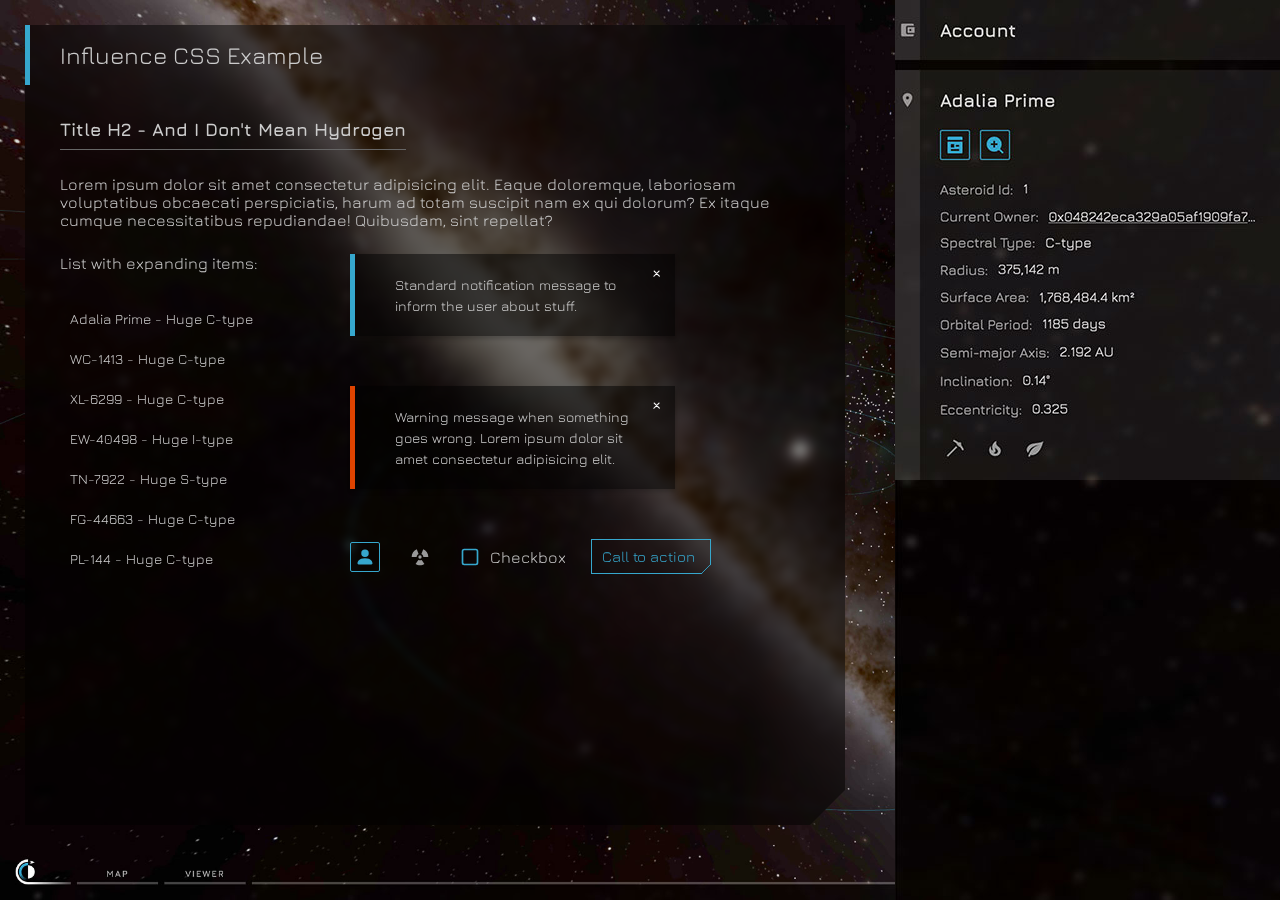
<file: example/index.html>
<!DOCTYPE html>
<html lang="en">
<head>
    <meta charset="UTF-8">
    <meta http-equiv="X-UA-Compatible" content="IE=edge">
    <meta name="viewport" content="width=device-width, initial-scale=1.0">
    <link rel="stylesheet" href="../style/influence-index.css">
    <link rel="stylesheet" href="./example.css">
    <title>Influence CSS Example</title>
</head>
<body class="mock-embed">
    <div class="example-wrapper">
        <div class="example-main">
            <h2>Title H2 - And I Don't Mean Hydrogen</h2>
            <div>Lorem ipsum dolor sit amet consectetur adipisicing elit. Eaque doloremque, laboriosam voluptatibus obcaecati perspiciatis, harum ad totam suscipit nam ex qui dolorum? Ex itaque cumque necessitatibus repudiandae! Quibusdam, sint repellat?</div>
            <div class="example-row">
                <div>
                    <div class="example-list-header">List with expanding items:</div>
                    <ul class="list-expanding-items">
                        <li>
                            <div class="item-title">Adalia Prime - Huge C-type</div>
                            <div class="item-expand">Asteroid Id: 1<br>Radius: 375,142 m<br>Surface Area: 1,768,484 km2</div>
                        </li>
                        <li>
                            <div class="item-title">WC-1413 - Huge C-type</div>
                            <div class="item-expand">Asteroid Id: 00<br>Radius: 123,456 m<br>Surface Area: 1,234,567 km2</div>
                        </li>
                        <li>
                            <div class="item-title">XL-6299 - Huge C-type</div>
                            <div class="item-expand">Asteroid Id: 00<br>Radius: 123,456 m<br>Surface Area: 1,234,567 km2</div>
                        </li>
                        <li>
                            <div class="item-title">EW-40498 - Huge I-type</div>
                            <div class="item-expand">Asteroid Id: 00<br>Radius: 123,456 m<br>Surface Area: 1,234,567 km2</div>
                        </li>
                        <li>
                            <div class="item-title">TN-7922 - Huge S-type</div>
                            <div class="item-expand">Asteroid Id: 00<br>Radius: 123,456 m<br>Surface Area: 1,234,567 km2</div>
                        </li>
                        <li>
                            <div class="item-title">FG-44663 - Huge C-type</div>
                            <div class="item-expand">Asteroid Id: 00<br>Radius: 123,456 m<br>Surface Area: 1,234,567 km2</div>
                        </li>
                        <li>
                            <div class="item-title">PL-144 - Huge C-type</div>
                            <div class="item-expand">Asteroid Id: 00<br>Radius: 123,456 m<br>Surface Area: 1,234,567 km2</div>
                        </li>
                        <li>
                            <div class="item-title">PK-40992 - Huge C-type</div>
                            <div class="item-expand">Asteroid Id: 00<br>Radius: 123,456 m<br>Surface Area: 1,234,567 km2</div>
                        </li>
                        <li>
                            <div class="item-title">EW-14003 - Huge C-type</div>
                            <div class="item-expand">Asteroid Id: 00<br>Radius: 123,456 m<br>Surface Area: 1,234,567 km2</div>
                        </li>
                    </ul>
                </div>
                <div class="example-column">
                    <div class="notification">
                        <div class="notification-close"></div>
                        <div>Standard notification message to inform the user about stuff.</div>
                    </div>
                    <div class="notification warning">
                        <div class="notification-close"></div>
                        <div>Warning message when something goes wrong. Lorem ipsum dolor sit amet consectetur adipisicing elit.</div>
                    </div>
                    <div class="example-row example-row-compact example-centered">
                        <div class="icon-button icon-crew-member"></div>
                        <div class="icon-round icon-fissiles"></div>
                        <label class="label-for-input"><input type="checkbox"> Checkbox</label>
                        <button>Call to action</button>
                    </div>
                </div>
            </div>
        </div>
    </div>
</body>
</html>
</file>
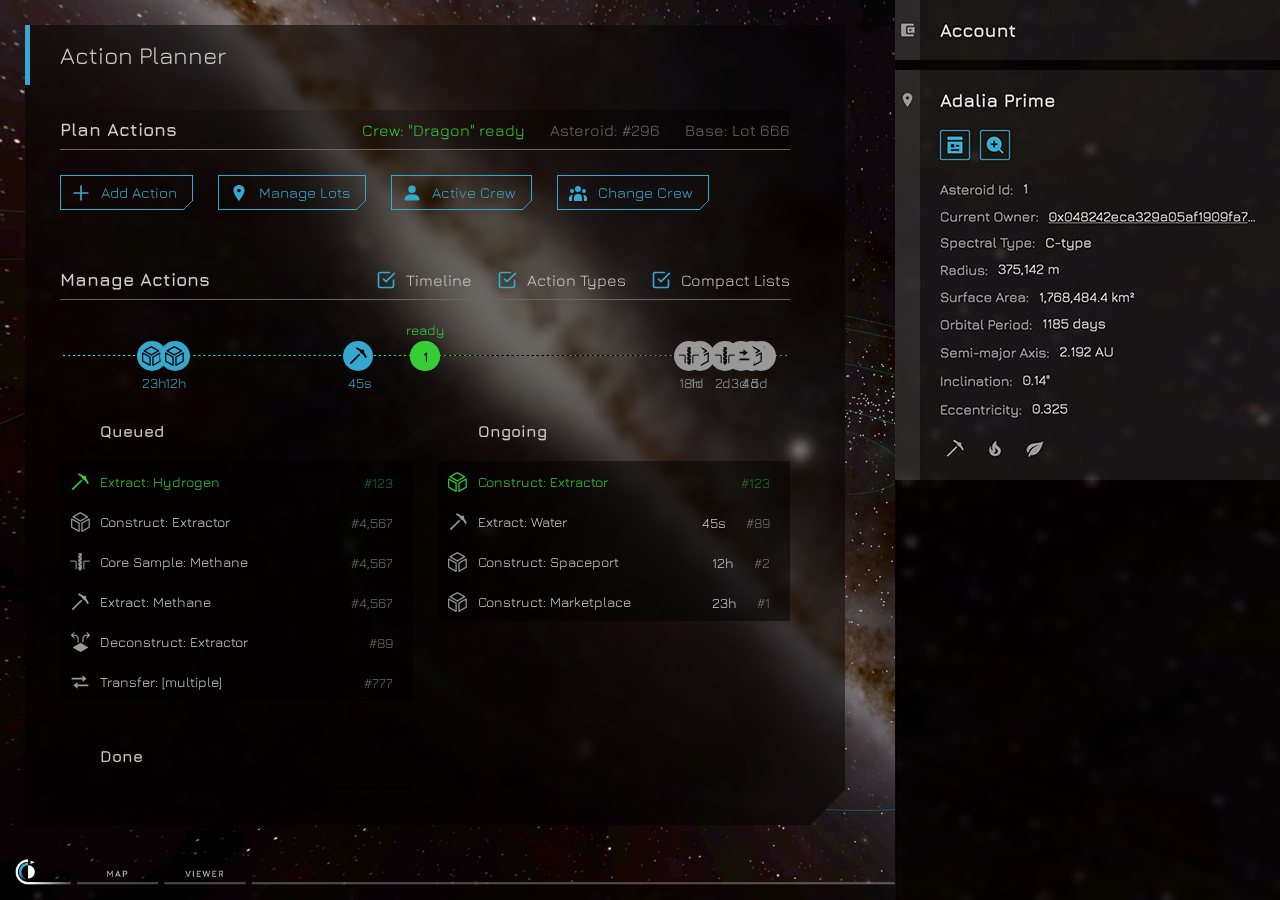
<file: tool-action-planner/index.html>
<!DOCTYPE html>
<html lang="en">
<head>
    <meta charset="UTF-8">
    <meta http-equiv="X-UA-Compatible" content="IE=edge">
    <meta name="viewport" content="width=device-width, initial-scale=1.0">
    <link rel="stylesheet" href="../style/influence-index.css">
    <link rel="stylesheet" href="./example.css">
    <link rel="stylesheet" href="./style.css">
    <link rel="icon" href="./assets/images/icon-ready.png" type="image/png">
    <title>Action Planner</title>
    <meta name="twitter:card" content="summary">
    <meta name="twitter:title" content="Influence Action Planner">
    <meta name="twitter:image" content="https://elerium-115.github.io/influence-css/tool-action-planner/assets/images/icon-ready.png">
    <meta name="twitter:creator" content="@elerium115">
    <meta name="twitter:description" content="Plan your actions ahead of time, and keep track of when they become ready to start or finalize.">
</head>
<body class="embed">
    <script>
        // Run embedding logic ASAP, instead of requesting it via a script file.
        // Source: https://stackoverflow.com/a/326076/11071601
        function inIframe() {
            try {
                return window.self !== window.top;
            } catch (e) {
                return true;
            }
        }
        if (!inIframe()) {
            document.body.classList.remove('embed');
            document.body.classList.add('mock-embed');
        }
    </script>
    <div class="example-wrapper">
        <div class="example-main">
            <!-- TOOL TEMPLATE -- START -->
            <section id="active-crew-sticky">
                <div id="active-crew" onmouseenter="onHoverActiveCrew(true)" onmouseleave="onHoverActiveCrew(false)">
                    <span>Crew: </span><span class="active-crew-name"></span> <span class="crew-readiness"></span>
                </div>
                <div id="active-asteroid">
                    <span>Asteroid: </span><span class="active-asteroid-id"></span> <span class="active-asteroid-name hover-detail"></span>
                </div>
                <div id="active-base">
                    <span>Base: </span><span class="active-base-lot-id"></span> <span class="active-base-asset-name hover-detail"></span>
                </div>
            </section>
            <section id="notifications"></section>
            <section id="plan-actions" class="root-section">
                <h2>Plan Actions</h2>
                <div class="primary-buttons">
                    <button id="add-action-button" onclick="onToggleAddAction()"><span class="icon-round icon-plus"></span>Add Action</button>
                    <button id="manage-lots-button" onclick="onToggleManageLots()"><span class="icon-round icon-location"></span>Manage Lots</button>
                    <button id="active-crew-button" onclick="onToggleActiveCrew()"><span class="icon-round icon-crew-member"></span>Active Crew</button>
                    <button id="change-crew-button" onclick="onToggleChangeCrew()"><span class="icon-round icon-crew-members"></span>Change Crew</button>
                </div>
                <div class="config-panels">
                    <div id="add-action-panel" class="config-panel hidden">
                        <div class="flex-row">
                            <div class="flex-row-cell">
                                <div id="add-action-type-dropdown" class="dropdown-wrapper"></div>
                            </div>
                            <div class="flex-row-cell text-highlight">Requires:</div>
                            <div id="add-action-requires-source" class="flex-row-cell"></div>
                            <div class="flex-row-cell text-highlight requires-destination">Requires at Destination:</div>
                            <div id="add-action-requires-destination" class="flex-row-cell requires-destination"></div>
                        </div>
                        <div class="flex-row">
                            <div id="add-action-prefix-subject" class="flex-row-cell flex-row-label text-highlight">What:</div>
                            <div class="flex-row-cell">
                                <div id="add-action-subject-dropdown" class="dropdown-wrapper"></div>
                            </div>
                        </div>
                        <div class="flex-row">
                            <div id="add-action-prefix-source" class="flex-row-cell flex-row-label text-highlight">Where:</div>
                            <div class="flex-row-cell">
                                <div>Asteroid</div>
                                <div class="active-asteroid-id"></div>
                                <div class="active-asteroid-name hover-detail"></div>
                            </div>
                            <div class="flex-row-cell">
                                <div>Lot</div>
                                <div id="add-action-lot-dropdown" class="dropdown-wrapper"></div>
                            </div>
                        </div>
                        <div class="flex-row" id="add-action-destination-row">
                            <div class="flex-row-cell flex-row-label text-highlight">Destination:</div>
                            <div class="flex-row-cell">
                                <div>Lot</div>
                                <div id="add-action-destination-lot-dropdown" class="dropdown-wrapper"></div>
                            </div>
                            <div class="flex-row-cell">
                                <div>Asteroid</div>
                                <div id="add-action-destination-asteroid-dropdown" class="dropdown-wrapper"></div>
                            </div>
                            <div id="add-action-destination-lot-error" class="flex-row-cell text-warning hidden">
                                <div>Different lot required at destination</div>
                            </div>
                        </div>
                        <div class="flex-row">
                            <button class="no-margin" onclick="onSubmitAddAction()">Add Action</button>
                            <label class="label-for-input"><input type="checkbox" id="toggle-add-action-top-priority"> Top Priority</label>
                        </div>
                    </div>
                    <div id="manage-lots-panel" class="config-panel hidden">
                        <div id="add-lot-wrapper">
                            <div id="add-lot-form">
                                <div>
                                    <span>Lot ID</span>
                                    <input type="text" id="add-lot-input-id" onchange="validateAddLotInputId(this)">
                                </div>
                                <div>
                                    <span>Asset</span>
                                    <div id="add-lot-asset-dropdown" class="dropdown-wrapper"></div>
                                </div>
                                <div>
                                    <span>State</span>
                                    <div id="add-lot-state-dropdown" class="dropdown-wrapper"></div>
                                </div>
                                <button id="add-lot-button-cancel" class="no-margin muted" onclick="onClickAddLotButtonCancel()">Cancel</button>
                            </div>
                            <button id="add-lot-button" class="no-margin" onclick="onClickAddLotButton()"></button>
                        </div>
                        <div id="add-lot-error" class="text-warning hidden"></div>
                        <div id="manage-lots-list-wrapper">
                            <ul id="manage-lots-list"></ul>
                            <label id="toggle-autoconfirm-abandon-lot-label" class="label-for-input"><input type="checkbox" id="toggle-autoconfirm-abandon-lot" class="checkbox-warning"> Auto-confirm</label>
                        </div>
                    </div>
                    <div id="active-crew-panel" class="config-panel hidden">
                        <div>
                            Active crew name: <span class="active-crew-name text-highlight"></span>
                            <button>Rename</button>
                        </div>
                        <div>
                            Crew <span class="landed-or-in-orbit text-highlight"></span> asteroid:
                            <span class="text-highlight">
                                <span class="active-asteroid-id"></span> <span class="active-asteroid-name"></span>
                            </span><br>
                            <span class="faded">(change by traveling to another asteroid with this crew)</span>
                        </div>
                        <div>
                            Crew based at:
                            <span class="text-highlight">
                                <span class="active-base-lot-id"></span> <span class="active-base-asset-name"></span>
                            </span>
                            <button>Change</button>
                        </div>
                        <!-- <div>
                            Crew assets: [owned by this crew, on this asteroid]<br>
                            &raquo; (compact summary view - e.g. "1 Light Transport, 1 Warehouse, 3 Extractors")<br>
                            &raquo; (overlay w/ detailed view)<br>
                        </div> -->
                    </div>
                    <div id="change-crew-panel" class="config-panel hidden">
                        <div>
                            <button class="no-margin">Add Crew</button>
                        </div>
                        <div>
                            [LIST of crews w/ "SELECT" button next to the NON-active crews]
                        </div>
                    </div>
                </div>
            </section>
            <section id="manage-actions" class="root-section">
                <h2>Manage Actions</h2>
                <div class="section-title-sidebar">
                    <label id="toggle-timeline-label" class="label-for-input checked"><input type="checkbox" id="toggle-timeline" checked> Timeline</label>
                    <label id="toggle-action-types-label" class="label-for-input checked"><input type="checkbox" id="toggle-action-types" checked> Action Types</label>
                    <label id="toggle-compact-lists-label" class="label-for-input checked"><input type="checkbox" id="toggle-compact-lists" checked> Compact Lists</label>
                </div>
                <div id="timeline">
                    <div id="timeline-ongoing" class="timeline-section"></div>
                    <div id="timeline-ready" onmouseenter="onHoverTimelineReady(true)" onmouseleave="onHoverTimelineReady(false)"></div>
                    <div id="timeline-done" class="timeline-section"></div>
                </div>
                <div id="action-groups">
                    <div id="actions-queued" class="action-group">
                        <div class="action-group-title">Queued</div>
                        <ul class="list-expanding-items"></ul>
                    </div>
                    <div id="actions-ongoing" class="action-group">
                        <div class="action-group-title">Ongoing</div>
                        <ul class="list-expanding-items"></ul>
                    </div>
                    <div id="actions-done" class="action-group">
                        <div class="action-group-title">Done</div>
                        <ul class="list-expanding-items"></ul>
                    </div>
                </div>
            </section>
            <section id="confirmation-wrapper" class="hidden">
                <div id="confirmation">
                    <div id="confirmation-message"></div>
                    <div id="confirmation-buttons">
                        <button id="confirmation-decline" onclick="onDeclineConfirmation()">Decline</button>
                        <button id="confirmation-accept" class="warning" onclick="onAcceptConfirmation()">Accept</button>
                    </div>
                </div>
                <div id="confirmation-close" onclick="onDeclineConfirmation()">✕</div>
            </section>
            <!-- TOOL TEMPLATE -- END -->
        </div>
    </div>
    <script src="./leader-line.min.js"></script>
    <script type="module" src="./script.js"></script>
</body>
</html>
</file>
<file: style/influence-index.css>
@import url('https://fonts.googleapis.com/css2?family=Jura:wght@300;400;700');

:root {
    --color-highlight-red: 54; --color-highlight-green: 167; --color-highlight-blue: 205;
    --color-highlight: rgb(var(--color-highlight-red), var(--color-highlight-green), var(--color-highlight-blue));
    --color-highlight-faded-10: rgba(var(--color-highlight-red), var(--color-highlight-green), var(--color-highlight-blue), 0.10);
    --color-highlight-faded-25: rgba(var(--color-highlight-red), var(--color-highlight-green), var(--color-highlight-blue), 0.25);
    /* IMPORTANT: any change of this highlight color should also be applied in background-images - search "36a7cd" */
    --color-warning: rgb(223, 67, 0); /* if changing this => also change all occurrences of "df4300" */
    --color-warning-faded-25: rgb(223, 67, 0, 0.25);
    --color-gray-light: rgb(204, 204, 204);
    --color-gray-medium: rgb(153, 153, 153);
    --color-gray-dark: rgb(102, 102, 102);
    --color-black-faded-50: rgba(0, 0, 0, 0.5);
    --color-black-faded-75: rgba(0, 0, 0, 0.75);
    --color-black-faded-95: rgba(0, 0, 0, 0.95);
    --color-white-faded-05: rgba(255, 255, 255, 0.05);
    --color-white-faded-10: rgba(255, 255, 255, 0.1);
    --color-white-faded-20: rgba(255, 255, 255, 0.2);
    --cursor-url-default: url('../assets/images/cursor.png');
    --cursor-url-active: url('../assets/images/cursor-active.png');
}

html, body {
    cursor: var(--cursor-url-default) 5 5, auto;
    color: var(--color-gray-light);
    height: 100%;
    margin: 0;
    padding: 0;
    scroll-behavior: smooth;
    scrollbar-color: rgba(255, 255, 255, 0.25) rgba(50, 50, 50, 0.3);
    width: 100%;
}

a, button, input[type='checkbox'] {
    cursor: var(--cursor-url-active) 5 5, auto;
}

* {
    box-sizing: border-box;
    font-family: Jura, sans-serif;
}

input[type='number'] {
    -moz-appearance: textfield;
    appearance: textfield;
}

input::-webkit-outer-spin-button,
input::-webkit-inner-spin-button {
    -webkit-appearance: none;
}

ul {
    list-style-type: none;
    margin: 0;
    padding: 0;
}

h2 {
    border-bottom: 1px solid var(--color-gray-dark);
    font-size: 18px;
    height: 40px;
    line-height: 40px;
    margin: 0;
}

/* Scroll bar */

::-webkit-scrollbar {
    height: 7px;
    width: 7px;
}

::-webkit-scrollbar-track {
    background: transparent;
}

::-webkit-scrollbar-thumb {
    background: rgba(255, 255, 255, 0.25);
}

::-webkit-scrollbar-thumb:hover {
    background: rgba(255, 255, 255, 0.25);
}

/* Button */

button {
    background-color: transparent;
    border: 1px solid var(--color-highlight);
    clip-path: polygon(0 0, 100% 0, 100% calc(100% - 9.5px), calc(100% - 9.5px) 100%, 0 100%);
    color: var(--color-highlight);
    font-family: inherit;
    font-size: 15px;
    min-height: 35px;
    padding: 0 15px 0 10px;
    position: relative;
    transition: all 300ms ease 0s;
}

button:hover:not(:disabled) {
    background-color: var(--color-highlight-faded-25);
    color: white;
}

button:active:not(:disabled) {
    background-color: var(--color-highlight);
    color: white;
}

button::after {
    background-image: url("data:image/svg+xml,%3Csvg viewBox='0 0 10 10' xmlns='http://www.w3.org/2000/svg' stroke='%2336a7cd'%3E%3Cline x1='0' y1='10' x2='10' y2='0'%3E%3C/line%3E%3C/svg%3E");
    background-position: center;
    background-repeat: no-repeat;
    bottom: -1px;
    content: '';
    height: 10px;
    margin-right: 0;
    position: absolute;
    right: -1px;
    width: 10px;
}

/* Label for input */

label.label-for-input {
    align-items: center;
    cursor: var(--cursor-url-active) 5 5, auto;
    display: inline-flex;
    gap: 10px;
}

/* Input checkbox */

input[type='checkbox'] {
    -webkit-appearance: none;
    appearance: none;
    background-color: transparent; /* for iOS < 15 to remove gradient background */
    background-image: url("data:image/svg+xml,%3Csvg stroke='%2336a7cd' fill='none' stroke-width='2' viewBox='0 0 24 24' stroke-linecap='round' stroke-linejoin='round' height='1em' width='1em' xmlns='http://www.w3.org/2000/svg'%3E%3Crect x='3' y='3' width='18' height='18' rx='2' ry='2'%3E%3C/rect%3E%3C/svg%3E%0A");
    background-repeat: no-repeat;
    background-size: contain;
    color: var(--color-highlight);
    height: 20px;
    margin: 0; /* not removed via appearance */
    position: relative;
    transition: all 300ms ease 0s;
    width: 20px;
}

input[type='checkbox']:checked {
    background-image: url("data:image/svg+xml,%3Csvg stroke='%2336a7cd' fill='none' stroke-width='2' viewBox='0 0 24 24' stroke-linecap='round' stroke-linejoin='round' height='1em' width='1em' xmlns='http://www.w3.org/2000/svg'%3E%3Cpolyline points='9 11 12 14 22 4'%3E%3C/polyline%3E%3Cpath d='M21 12v7a2 2 0 0 1-2 2H5a2 2 0 0 1-2-2V5a2 2 0 0 1 2-2h11'%3E%3C/path%3E%3C/svg%3E%0A");
}

input.checkbox-warning[type='checkbox'] {
    background-image: url("data:image/svg+xml,%3Csvg stroke='%23df4300' fill='none' stroke-width='2' viewBox='0 0 24 24' stroke-linecap='round' stroke-linejoin='round' height='1em' width='1em' xmlns='http://www.w3.org/2000/svg'%3E%3Crect x='3' y='3' width='18' height='18' rx='2' ry='2'%3E%3C/rect%3E%3C/svg%3E%0A");
}

input.checkbox-warning[type='checkbox']:checked {
    background-image: url("data:image/svg+xml,%3Csvg stroke='%23df4300' fill='none' stroke-width='2' viewBox='0 0 24 24' stroke-linecap='round' stroke-linejoin='round' height='1em' width='1em' xmlns='http://www.w3.org/2000/svg'%3E%3Cpolyline points='9 11 12 14 22 4'%3E%3C/polyline%3E%3Cpath d='M21 12v7a2 2 0 0 1-2 2H5a2 2 0 0 1-2-2V5a2 2 0 0 1 2-2h11'%3E%3C/path%3E%3C/svg%3E%0A");
}

/* Notification */

.notification {
    background-color: var(--color-black-faded-50);
    border-left: 5px solid var(--color-highlight);
    box-shadow: 1px 3px 4px rgba(0, 0, 0, 0.2);
    cursor: var(--cursor-url-active) 5 5, auto;
    font-size: 14px;
    line-height: 1.5;
    padding: 20px 30px 20px 40px;
    position: relative;
    width: 325px;
}

.notification.warning {
    border-color: var(--color-warning);
}

.notification-close {
    height: 18px;
    position: absolute;
    right: 10px;
    top: 10px;
    width: 18px;
}

.notification-close::after {
    color: white;
    content: "\D7";
    font-size: 20px;
    left: 50%;
    position: absolute;
    top: 50%;
    transform: translate(-50%,-50%);
}

/* List with expanding items */

ul.list-expanding-items {
    --list-item-height: 40px;
    /* box-shadow: rgb(0, 0, 0) 0px 5px 7px -8px inset; */
    font-size: 14px;
    overflow-y: auto;
    scrollbar-width: thin;
}

ul.list-expanding-items li {
    border-top: 1px solid transparent;
    border-bottom: 1px solid transparent;
    height: var(--list-item-height);
    max-height: var(--list-item-height);
    overflow: hidden;
    padding: 0 20px 0 10px;
    transition: all 0.3s ease 0s;
}

ul.list-expanding-items li:hover {
    background-color: rgba(40, 40, 40, 0.5);
    border-top: 1px solid var(--color-gray-dark);
    border-bottom: 1px solid var(--color-gray-dark);
    height: calc(3 * var(--list-item-height));
    max-height: calc(3 * var(--list-item-height));
}

ul.list-expanding-items li .item-title {
    align-items: center;
    display: flex;
    height: var(--list-item-height);
}

ul.list-expanding-items li .item-expand {
    line-height: 1.5;
    /* height of "li:hover" minus height of ".item-title", minus top+bottom borders (2px) */
    height: calc(2 * var(--list-item-height) - 2px);
    white-space: nowrap;
}

/* Icons */

.icon-button {
    border: 1px solid var(--color-highlight);
    border-radius: 2px;
    cursor: var(--cursor-url-active) 5 5, auto;
    display: inline-block;
    height: 30px;
    width: 30px;
    padding: 4px;
    transition: all 300ms ease 0s;
}

.icon-button:hover {
    background-image: linear-gradient(120deg, var(--color-highlight-faded-10), var(--color-highlight-faded-25));
}

.icon-button:active {
    background-color: var(--color-highlight);
}

.icon-round {
    border-radius: 50%;
    display: inline-block;
    height: 30px;
    padding: 5px;
    width: 30px;
}

.icon-round:hover {
    background-color: var(--color-gray-medium);
}

.icon-button::after,
.icon-round::after {
    background-color: var(--color-highlight);
    content: '';
    display: block;
    height: 100%;
    mask-repeat: no-repeat;
    -webkit-mask-repeat: no-repeat;
    mask-size: contain;
    -webkit-mask-size: contain;
    mask-position: center;
    -webkit-mask-position: center;
    width: 100%;
}

.icon-button:hover::after,
.icon-button:active::after {
    background-color: white !important;
}

.icon-round::after {
    background-color: var(--color-gray-medium);
}

.icon-round:hover::after {
    background-color: black;
}

/* Icon images */

.icon-arrow-down::after {
    mask-image: url('../assets/images/icon-arrow-right.svg');
    -webkit-mask-image: url('../assets/images/icon-arrow-right.svg');
    transform: rotate(90deg);
}

.icon-arrow-down-end::after {
    mask-image: url('../assets/images/icon-arrow-left-end.svg');
    -webkit-mask-image: url('../assets/images/icon-arrow-left-end.svg');
    transform: rotate(-90deg);
}

.icon-arrow-left::after {
    mask-image: url('../assets/images/icon-arrow-right.svg');
    -webkit-mask-image: url('../assets/images/icon-arrow-right.svg');
    transform: rotate(180deg);
}

.icon-arrow-left-end::after {
    mask-image: url('../assets/images/icon-arrow-left-end.svg');
    -webkit-mask-image: url('../assets/images/icon-arrow-left-end.svg');
}

.icon-arrow-right::after {
    mask-image: url('../assets/images/icon-arrow-right.svg');
    -webkit-mask-image: url('../assets/images/icon-arrow-right.svg');
}

.icon-arrow-right-end::after {
    mask-image: url('../assets/images/icon-arrow-left-end.svg');
    -webkit-mask-image: url('../assets/images/icon-arrow-left-end.svg');
    transform: rotate(180deg);
}

.icon-arrow-up::after {
    mask-image: url('../assets/images/icon-arrow-right.svg');
    -webkit-mask-image: url('../assets/images/icon-arrow-right.svg');
    transform: rotate(-90deg);
}

.icon-arrow-up-end::after {
    mask-image: url('../assets/images/icon-arrow-left-end.svg');
    -webkit-mask-image: url('../assets/images/icon-arrow-left-end.svg');
    transform: rotate(90deg);
}

.icon-crew-member::after {
    mask-image: url('../assets/images/icon-crew-member.svg');
    -webkit-mask-image: url('../assets/images/icon-crew-member.svg');
}

.icon-crew-members::after {
    mask-image: url('../assets/images/icon-crew-members.svg');
    -webkit-mask-image: url('../assets/images/icon-crew-members.svg');
}

.icon-fissiles::after {
    mask-image: url('../assets/images/icon-fissiles.svg');
    -webkit-mask-image: url('../assets/images/icon-fissiles.svg');
}

.icon-trade::after {
    mask-image: url('../assets/images/icon-trade.svg');
    -webkit-mask-image: url('../assets/images/icon-trade.svg');
}

.icon-yield::after {
    mask-image: url('../assets/images/icon-yield.svg');
    -webkit-mask-image: url('../assets/images/icon-yield.svg');
}

.icon-zoom::after {
    mask-image: url('../assets/images/icon-zoom.svg');
    -webkit-mask-image: url('../assets/images/icon-zoom.svg');
}
</file>
<file: example/example.css>
/* Body class "mock-embed" used for testing as if embedded in-game */

body.mock-embed::before {
    background-color: #090300;
    background-image: url('../mock-embed/game-main.jpg');
    background-repeat: no-repeat;
    background-size: cover;
    content: '';
    height: 100%;
    left: 0;
    position: absolute;
    right: 385px;
    top: 0;
}

body.mock-embed::after {
    background-color: #090300;
    background-image: url('../mock-embed/game-side.jpg');
    background-repeat: no-repeat;
    content: '';
    height: 100%;
    position: absolute;
    right: 0;
    top: 0;
    width: 385px;
}

body.mock-embed {
    display: flex;
    justify-content: center;
    padding: 25px calc(385px + 50px) 75px 25px;
}

body.mock-embed .example-wrapper {
    max-width: 1400px;
    padding: calc(60px + 25px) 35px 35px 35px;
    position: relative;
    width: 100%;
}

body.mock-embed .example-wrapper::before {
    backdrop-filter: blur(4px);
    background-color: var(--color-black-faded-50);
    bottom: 0;
    clip-path: polygon(0px 0px, 100% 0px, 100% calc(100% - 35px), calc(100% - 35px) 100%, 0px 100%);
    content: '';
    left: 0;
    position: absolute;
    right: 0;
    top: 0;
}

body.mock-embed .example-wrapper::after {
    border-left: 5px solid var(--color-highlight);
    content: "Influence CSS Example";
    font-size: 24px;
    height: 60px;
    left: 0;
    line-height: 60px;
    padding-left: 30px;
    position: absolute;
    top: 0;
}

body.mock-embed .example-main {
    height: 100%;
    overflow: auto;
    position: relative;
}

/* Body class "embed" used for actual embedding via iframe - e.g. transparent background */

body.embed {
    background-color: unset;
}

/* Body without the "mock-embed" or "embed" classes used for standalone website, without embedding */

body {
    background-color: rgba(0, 0, 0, 0.9);
}

/* Example styles */

.example-main {
    align-items: flex-start;
    display: flex;
    flex-direction: column;
    gap: 25px;
}

.example-row {
    align-items: flex-start;
    display: flex;
    gap: 50px;
}

.example-row.example-row-compact {
    gap: 25px;
}

.example-row.example-centered {
    align-items: center;
}

.example-column {
    display: flex;
    flex-direction: column;
    gap: 50px;
}

.example-list-header {
    margin-bottom: 25px;
}

ul.list-expanding-items {
    max-height: calc(7 * var(--list-item-height));
    width: 240px;
}

ul.list-expanding-items li .item-expand {
    color: var(--color-gray-dark);
}
</file>
<file: tool-action-planner/example.css>
/* Body class "mock-embed" used for testing as if embedded in-game */

body.mock-embed::before {
    background-color: #090300;
    background-image: url('../mock-embed/game-main.jpg');
    background-repeat: no-repeat;
    background-size: cover;
    content: '';
    height: 100%;
    left: 0;
    position: absolute;
    right: 385px;
    top: 0;
}

body.mock-embed::after {
    background-color: #090300;
    background-image: url('../mock-embed/game-side.jpg');
    background-repeat: no-repeat;
    content: '';
    height: 100%;
    position: absolute;
    right: 0;
    top: 0;
    width: 385px;
}

body.mock-embed {
    display: flex;
    justify-content: center;
    padding: 25px calc(385px + 50px) 75px 25px;
}

body.mock-embed .example-wrapper {
    max-width: 1400px;
    padding: calc(60px + 25px) 35px 35px 35px;
    position: relative;
    width: 100%;
}

body.mock-embed .example-wrapper::before {
    backdrop-filter: blur(4px);
    background-color: var(--color-black-faded-50);
    bottom: 0;
    clip-path: polygon(0px 0px, 100% 0px, 100% calc(100% - 35px), calc(100% - 35px) 100%, 0px 100%);
    content: '';
    left: 0;
    position: absolute;
    right: 0;
    top: 0;
}

body.mock-embed .example-wrapper::after {
    border-left: 5px solid var(--color-highlight);
    content: "Action Planner";
    font-size: 24px;
    height: 60px;
    left: 0;
    line-height: 60px;
    padding-left: 30px;
    position: absolute;
    top: 0;
}

body.mock-embed .example-main {
    height: 100%;
    overflow: auto;
    position: relative;
}
</file>
<file: tool-action-planner/style.css>
@charset "UTF-8";
:root {
  --color-ready: rgb(54, 205, 54);
  --color-ready-faded-10: rgba(54, 205, 54, 0.1);
  --color-ready-faded-25: rgba(54, 205, 54, 0.25);
  --sticky-crew-z-index: 10;
}

body {
  background-color: var(--color-black-faded-95);
}
body.embed {
  background-color: unset;
}

.icon-construct::after {
  -webkit-mask-image: url("./assets/images/icon-construct.png");
          mask-image: url("./assets/images/icon-construct.png");
}

.icon-core-sample::after {
  -webkit-mask-image: url("./assets/images/icon-core-sample.png");
          mask-image: url("./assets/images/icon-core-sample.png");
}

.icon-deconstruct::after {
  -webkit-mask-image: url("./assets/images/icon-deconstruct.png");
          mask-image: url("./assets/images/icon-deconstruct.png");
}

.icon-location::after {
  -webkit-mask-image: url("./assets/images/icon-location.svg");
          mask-image: url("./assets/images/icon-location.svg");
}

.icon-move-horizontal::after {
  -webkit-mask-image: url("./assets/images/icon-move-horizontal.svg");
          mask-image: url("./assets/images/icon-move-horizontal.svg");
}

.icon-move-vertical::after {
  -webkit-mask-image: url("./assets/images/icon-move-horizontal.svg");
          mask-image: url("./assets/images/icon-move-horizontal.svg");
  transform: rotate(90deg);
}

.icon-plus::after {
  -webkit-mask-image: url("./assets/images/icon-x.svg");
          mask-image: url("./assets/images/icon-x.svg");
  transform: rotate(45deg);
}

.icon-ready::after {
  -webkit-mask-image: url("./assets/images/icon-ready.png");
          mask-image: url("./assets/images/icon-ready.png");
}

.icon-ship-right::after {
  -webkit-mask-image: url("./assets/images/icon-ship.svg");
          mask-image: url("./assets/images/icon-ship.svg");
}

.icon-ship-down::after {
  -webkit-mask-image: url("./assets/images/icon-ship.svg");
          mask-image: url("./assets/images/icon-ship.svg");
  transform: rotate(90deg);
}

.icon-ship-up::after {
  -webkit-mask-image: url("./assets/images/icon-ship.svg");
          mask-image: url("./assets/images/icon-ship.svg");
  transform: rotate(-90deg);
}

.icon-x::after {
  -webkit-mask-image: url("./assets/images/icon-x.svg");
          mask-image: url("./assets/images/icon-x.svg");
}

@keyframes pulse-text {
  50% {
    color: var(--color-gray-dark);
  }
}
.text-pulse {
  animation: pulse-text 2s infinite;
}

.text-highlight {
  color: var(--color-highlight);
}

.text-ready {
  color: var(--color-ready);
}

.text-warning {
  color: var(--color-warning);
}

.faded {
  opacity: 0.5;
}

.hidden {
  display: none !important;
}

button {
  --button-color: var(--color-highlight);
  --button-color-hover: var(--color-highlight-faded-25);
  border-color: var(--button-color);
  color: var(--button-color);
}
button:hover:not(:disabled) {
  background-color: var(--button-color-hover);
}
button:active:not(:disabled) {
  background-color: var(--button-color);
}
button.warning {
  --button-color: var(--color-warning);
  --button-color-hover: var(--color-warning-faded-25);
}
button.warning::after {
  background-image: url("data:image/svg+xml,%3Csvg viewBox='0 0 10 10' xmlns='http://www.w3.org/2000/svg' stroke='%23df4300'%3E%3Cline x1='0' y1='10' x2='10' y2='0'%3E%3C/line%3E%3C/svg%3E");
}
button.submit {
  --button-color: var(--color-ready);
  --button-color-hover: var(--color-ready-faded-25);
}
button.submit::after {
  background-image: url("data:image/svg+xml,%3Csvg viewBox='0 0 10 10' xmlns='http://www.w3.org/2000/svg' stroke='%2336cd36'%3E%3Cline x1='0' y1='10' x2='10' y2='0'%3E%3C/line%3E%3C/svg%3E");
}
button.muted {
  --button-color: var(--color-gray-dark);
  --button-color-hover: var(--color-white-faded-10);
}
button.muted::after {
  background-image: url("data:image/svg+xml,%3Csvg viewBox='0 0 10 10' xmlns='http://www.w3.org/2000/svg' stroke='%23666666'%3E%3Cline x1='0' y1='10' x2='10' y2='0'%3E%3C/line%3E%3C/svg%3E");
}
button .icon-round {
  margin-left: -5px;
}

input[type=text] {
  background-color: var(--color-white-faded-10);
  border: 1px solid var(--color-highlight);
  color: white;
  font-size: 14px;
  padding: 0 10px;
}
input[type=text]:focus {
  border-color: white;
  outline: none;
}

label.label-for-input:hover {
  color: white;
}

.root-section {
  margin-right: 20px;
  position: relative;
}
.root-section + .root-section {
  margin-top: 50px;
}
.root-section .section-title-sidebar {
  display: flex;
  gap: 25px;
  line-height: 40px;
  position: absolute;
  right: 0;
  top: 0;
}
.root-section .primary-buttons {
  display: flex;
  flex-wrap: wrap;
  gap: 25px;
  margin-top: 25px;
}
.root-section .primary-buttons button {
  align-items: center;
  display: flex;
  gap: 5px;
  white-space: nowrap;
}
.root-section .primary-buttons button .icon-round {
  transition: inherit;
}
.root-section .primary-buttons button .icon-round::after {
  background-color: var(--color-highlight);
  transition: inherit;
}
.root-section .primary-buttons button.active {
  background-color: var(--color-highlight);
  color: white;
}
.root-section .primary-buttons button:hover .icon-round, .root-section .primary-buttons button:active .icon-round, .root-section .primary-buttons button.active .icon-round {
  background-color: transparent;
}
.root-section .primary-buttons button:hover .icon-round::after, .root-section .primary-buttons button:active .icon-round::after, .root-section .primary-buttons button.active .icon-round::after {
  background-color: white;
}
.root-section .config-panels .config-panel {
  background-color: var(--color-black-faded-50);
  display: flex;
  flex-direction: column;
  gap: 20px;
  margin-top: 20px;
  padding: 20px;
}
.root-section .config-panels .config-panel button:not(.no-margin) {
  margin-left: 20px;
}

#active-crew-sticky {
  --sticky-line-height: 40px;
  display: flex;
  gap: 25px;
  height: 0;
  justify-content: flex-end;
  line-height: var(--sticky-line-height);
  margin-right: 20px;
  position: sticky;
  top: 0;
  z-index: var(--sticky-crew-z-index);
}
#active-crew-sticky::before {
  background-image: linear-gradient(90deg, transparent, var(--color-black-faded-50));
  -webkit-backdrop-filter: blur(8px);
          backdrop-filter: blur(8px);
  content: "";
  border-bottom: 1px solid var(--color-gray-dark);
  height: 39px;
  position: absolute;
  width: 100%;
  z-index: -1;
}
#active-crew-sticky > * {
  height: var(--sticky-line-height);
}
#active-crew-sticky #active-crew.ready {
  color: var(--color-ready);
}
#active-crew-sticky #active-crew:not(.ready):hover::after {
  background-color: black;
  color: white;
  filter: drop-shadow(0 0 10px black);
  padding: 0 10px;
  position: absolute;
  --tooltip-line-height: 30px;
  bottom: calc(0px - (var(--sticky-line-height) + var(--tooltip-line-height)));
  content: attr(data-crew-action-text);
  font-size: 14px;
  line-height: var(--tooltip-line-height);
  right: 0;
  white-space: nowrap;
  z-index: var(--sticky-crew-z-index);
}
#active-crew-sticky #active-crew .active-crew-name::before,
#active-crew-sticky #active-crew .active-crew-name::after {
  content: '"';
}
#active-crew-sticky #active-asteroid,
#active-crew-sticky #active-base {
  opacity: 0.5;
}
#active-crew-sticky #active-asteroid.warning,
#active-crew-sticky #active-base.warning {
  background-color: var(--color-warning);
  color: white;
  border-left: 10px solid var(--color-warning);
  border-right: 10px solid var(--color-warning);
  margin: 0 -10px;
  opacity: 1;
}
#active-crew-sticky #active-asteroid .hover-detail,
#active-crew-sticky #active-base .hover-detail {
  display: none;
}
#active-crew-sticky #active-asteroid:hover,
#active-crew-sticky #active-base:hover {
  opacity: 1;
}
#active-crew-sticky #active-asteroid:hover .hover-detail,
#active-crew-sticky #active-base:hover .hover-detail {
  display: unset;
}

#notifications {
  display: grid;
  height: 0;
  justify-content: end;
  margin-right: 5px;
  position: sticky;
  top: 65px;
  z-index: 20;
}
#notifications .notification-wrapper {
  padding-bottom: 15px;
}
#notifications .notification-wrapper .notification {
  -webkit-backdrop-filter: blur(8px);
          backdrop-filter: blur(8px);
  padding: 10px 30px 10px 20px;
}
@keyframes flash-notification {
  0% {
    background-color: var(--color-highlight);
  }
}
@keyframes flash-warning {
  0% {
    background-color: var(--color-warning);
  }
}
#notifications .notification-wrapper .notification:not(.warning) {
  animation: flash-notification 600ms linear;
}
#notifications .notification-wrapper .notification.warning {
  animation: flash-warning 600ms linear;
}
@keyframes close-notification {
  100% {
    height: 0;
    opacity: 0;
    padding-bottom: 0;
  }
}
#notifications .notification-wrapper.closing {
  animation: close-notification var(--close-duration) linear;
}

.dropdown-wrapper {
  --item-unit: 35px;
  --min-width: calc(var(--options-max-width) + var(--item-unit));
  min-height: var(--item-unit);
  min-width: var(--min-width);
}
.dropdown-wrapper.single-option {
  --min-width: var(--options-max-width);
}
.dropdown-wrapper.single-option ul::after {
  content: unset !important;
}
.dropdown-wrapper.no-option::before {
  color: var(--color-warning);
  content: "N/A (please add a lot first)";
  line-height: var(--item-unit);
}
.dropdown-wrapper.no-option ul {
  display: none;
}
.dropdown-wrapper.warning ul:not(.hover)::after {
  background-color: var(--color-warning);
}
.dropdown-wrapper.warning ul.highlight {
  outline: 1px solid var(--color-warning);
}
.dropdown-wrapper ul {
  --dropdown-z-index: 1;
  -webkit-backdrop-filter: blur(8px);
          backdrop-filter: blur(8px);
  font-size: 14px;
  position: absolute;
  min-width: var(--min-width);
  z-index: var(--dropdown-z-index);
}
.dropdown-wrapper ul li {
  background-color: var(--color-white-faded-10);
  cursor: var(--cursor-url-active) 5 5, auto;
  display: flex;
  height: var(--item-unit);
  justify-content: space-between;
  padding: 0 10px;
  white-space: nowrap;
}
.dropdown-wrapper ul li:hover:not(.option-group-label) {
  color: white;
}
.dropdown-wrapper ul li:hover:not(.option-group-label):not(.active):not(.option-search) {
  background-color: var(--color-white-faded-20);
}
.dropdown-wrapper ul li:hover:not(.option-group-label) .icon-round {
  background-color: unset;
}
.dropdown-wrapper ul li:hover:not(.option-group-label) .icon-round::after {
  background-color: white;
}
.dropdown-wrapper ul li:hover:not(.option-group-label) .secondary {
  color: white;
}
.dropdown-wrapper ul li.option-group-label {
  cursor: unset;
  font-weight: bold;
}
.dropdown-wrapper ul li.option-search {
  background-color: black;
  padding: 0;
  position: sticky;
  top: 0;
}
.dropdown-wrapper ul li.option-search input {
  width: 100%;
}
.dropdown-wrapper ul li.not-matching-search {
  display: none;
}
.dropdown-wrapper ul li.active .icon-round::after {
  background-color: white;
}
.dropdown-wrapper ul li.active .secondary {
  color: unset;
}
.dropdown-wrapper ul li > * {
  align-items: center;
  display: flex;
  gap: 5px;
}
.dropdown-wrapper ul li .secondary {
  color: var(--color-gray-dark);
}
.dropdown-wrapper ul.hover {
  background-color: var(--color-black-faded-75);
  box-shadow: 0 10px 20px black;
  max-height: calc(var(--item-unit) * var(--max-rows));
  overflow: auto;
  z-index: calc(var(--dropdown-z-index) + 1);
}
.dropdown-wrapper ul.hover li.active {
  background-color: var(--color-highlight);
  color: white;
  cursor: unset;
}
.dropdown-wrapper ul.hover li.option-group {
  padding-left: 30px;
}
.dropdown-wrapper ul:not(.hover)::after {
  align-items: center;
  background-color: var(--color-highlight);
  bottom: 0;
  content: "▼";
  display: flex;
  justify-content: center;
  position: absolute;
  right: 0;
  top: 0;
  width: var(--item-unit);
}
.dropdown-wrapper ul:not(.hover) li:not(.active) {
  position: absolute;
  left: -1000px;
}
.dropdown-wrapper ul:not(.hover) li .secondary {
  margin-right: var(--item-unit);
}

#plan-actions h2 {
  border-bottom: none;
  display: inline-block;
  position: relative;
  z-index: var(--sticky-crew-z-index);
}
#plan-actions #add-action-panel .flex-row {
  display: flex;
  gap: 25px;
  min-height: 35px;
}
#plan-actions #add-action-panel .flex-row .flex-row-cell {
  align-items: center;
  display: flex;
  gap: 10px;
}
#plan-actions #add-action-panel .flex-row .flex-row-cell.flex-row-label {
  justify-content: flex-end;
  width: 100px;
}
#plan-actions #add-action-panel .add-action-requirement:not(:last-child)::after {
  content: ",";
}
#plan-actions #manage-lots-panel #add-lot-wrapper {
  display: flex;
  white-space: nowrap;
}
#plan-actions #manage-lots-panel #add-lot-wrapper.active #add-lot-form {
  padding-right: 25px;
  width: auto;
}
#plan-actions #manage-lots-panel #add-lot-wrapper.active #add-lot-button::before {
  content: "Submit Lot";
}
#plan-actions #manage-lots-panel #add-lot-wrapper:not(.active) #add-lot-form {
  position: relative;
}
#plan-actions #manage-lots-panel #add-lot-wrapper #add-lot-form {
  transition: all 300ms ease 0s;
  display: flex;
  gap: 25px;
  overflow: hidden;
  padding: 0;
  width: 0;
}
#plan-actions #manage-lots-panel #add-lot-wrapper #add-lot-form > * {
  display: flex;
  gap: 10px;
  line-height: 35px;
}
#plan-actions #manage-lots-panel #add-lot-wrapper #add-lot-form input[type=text] {
  width: 80px;
}
#plan-actions #manage-lots-panel #add-lot-wrapper #add-lot-button::before {
  content: "Add Lot";
}
#plan-actions #manage-lots-panel #manage-lots-list-wrapper {
  position: relative;
}
#plan-actions #manage-lots-panel #manage-lots-list-wrapper #toggle-autoconfirm-abandon-lot-label {
  line-height: 30px;
  position: absolute;
  top: 0;
  right: 0;
}
#plan-actions #manage-lots-panel #manage-lots-list-wrapper:not(:hover) #toggle-autoconfirm-abandon-lot-label {
  display: none;
}
#plan-actions #manage-lots-panel #manage-lots-list-wrapper #manage-lots-list {
  font-size: 14px;
  max-height: 300px;
  overflow: auto;
}
#plan-actions #manage-lots-panel #manage-lots-list-wrapper #manage-lots-list li {
  transition: all 300ms ease 0s;
  align-items: center;
  display: grid;
  gap: 25px;
  grid-template-columns: 10% 15% 20% 1fr;
  margin-top: 0;
  opacity: 1;
  padding: 5px 10px;
  position: relative;
}
#plan-actions #manage-lots-panel #manage-lots-list-wrapper #manage-lots-list li.abandoning {
  margin-top: calc(0px - var(--this-height));
  opacity: 0;
}
#plan-actions #manage-lots-panel #manage-lots-list-wrapper #manage-lots-list li.flash {
  animation: flash-lot 600ms linear;
}
@keyframes flash-lot {
  0% {
    background-color: var(--color-highlight);
  }
}
#plan-actions #manage-lots-panel #manage-lots-list-wrapper #manage-lots-list li.header {
  border-bottom: 1px solid var(--color-gray-dark);
  color: var(--color-gray-dark);
  height: 30px;
}
#plan-actions #manage-lots-panel #manage-lots-list-wrapper #manage-lots-list li:hover:not(.header) {
  background-color: var(--color-white-faded-10);
  color: white;
}
#plan-actions #manage-lots-panel #manage-lots-list-wrapper #manage-lots-list li > * {
  overflow: hidden;
  text-overflow: ellipsis;
}
#plan-actions #manage-lots-panel #manage-lots-list-wrapper #manage-lots-list li .lot-state[data-state-class=available] {
  color: var(--color-highlight);
}
#plan-actions #manage-lots-panel #manage-lots-list-wrapper #manage-lots-list li .lot-state[data-state-class=unavailable] {
  color: var(--color-gray-dark);
}
#plan-actions #manage-lots-panel #manage-lots-list-wrapper #manage-lots-list li .lot-actions .lot-action {
  display: flex;
  gap: 10px;
}
#plan-actions #manage-lots-panel #manage-lots-list-wrapper #manage-lots-list li .lot-actions .lot-action.ready .progress-done::before {
  color: var(--color-ready);
  content: "Ready to finalize";
}
#plan-actions #manage-lots-panel #manage-lots-list-wrapper #manage-lots-list li .lot-actions .lot-action .action-text {
  color: var(--color-highlight);
}
#plan-actions #manage-lots-panel #manage-lots-list-wrapper #manage-lots-list li .lot-actions .lot-action .action-text.startup-in-progress {
  color: var(--color-warning);
}
#plan-actions #manage-lots-panel #manage-lots-list-wrapper #manage-lots-list li .lot-actions .lot-action .progress-done:not(:empty)::after {
  content: "%";
}
#plan-actions #manage-lots-panel #manage-lots-list-wrapper #manage-lots-list li .lot-actions .lot-action .progress-done:not(:empty)::before {
  content: "Done ";
}
#plan-actions #manage-lots-panel #manage-lots-list-wrapper #manage-lots-list li .lot-actions .lot-action .timer-compact:not(:empty) {
  opacity: 0.5;
}
#plan-actions #manage-lots-panel #manage-lots-list-wrapper #manage-lots-list li .lot-actions .lot-action .timer-compact:not(:empty)::before {
  content: "Remaining ";
}
#plan-actions #manage-lots-panel #manage-lots-list-wrapper #manage-lots-list li .lot-abandon {
  align-items: center;
  background-color: var(--color-warning);
  bottom: 0;
  color: white;
  cursor: var(--cursor-url-active) 5 5, auto;
  display: flex;
  padding: 0 10px;
  position: absolute;
  right: 0;
  top: 0;
}
#plan-actions #manage-lots-panel #manage-lots-list-wrapper #manage-lots-list li .lot-abandon::before {
  transition: all 300ms ease 0s;
  content: "✕";
  max-width: 20px;
  white-space: nowrap;
}
#plan-actions #manage-lots-panel #manage-lots-list-wrapper #manage-lots-list li .lot-abandon:hover::before {
  content: attr(data-abandon-lot-id);
  max-width: 200px;
}
#plan-actions #manage-lots-panel #manage-lots-list-wrapper #manage-lots-list li:not(:hover) .lot-abandon {
  display: none;
}
#manage-actions #timeline {
  background: linear-gradient(-90deg, gray 0% 40%, lime, aqua 60% 100%) border-box;
  border-top: 1px dashed black;
  display: flex;
  font-size: 14px;
  height: 1px;
  margin-bottom: 45px;
  margin-top: 55px;
}
#manage-actions #timeline #timeline-ready {
  align-items: center;
  background-color: var(--color-ready);
  border-radius: 50%;
  color: black;
  display: flex;
  font-weight: bold;
  height: 30px;
  justify-content: center;
  margin-top: -15px;
  position: relative;
  width: 30px;
  z-index: 1;
}
#manage-actions #timeline #timeline-ready::before {
  color: var(--color-ready);
  content: "ready";
  font-weight: normal;
  position: absolute;
  top: -20px;
}
#manage-actions #timeline .timeline-section {
  flex-grow: 1;
  margin-top: -15px;
  position: relative;
}
#manage-actions #timeline .timeline-section .timeline-action {
  position: absolute;
}
#manage-actions #timeline .timeline-section .timeline-action::before {
  background-color: black;
  color: white;
  filter: drop-shadow(0 0 10px black);
  padding: 0 10px;
  position: absolute;
  --tooltip-line-height: 30px;
  content: attr(data-tooltip-text);
  display: none;
  font-size: 14px;
  line-height: var(--tooltip-line-height);
  top: calc(0px - (10px + var(--tooltip-line-height)));
  white-space: nowrap;
}
#manage-actions #timeline .timeline-section .timeline-action:hover::before {
  display: inline;
}
#manage-actions #timeline .timeline-section .timeline-action::after {
  background-color: black;
}
#manage-actions #timeline .timeline-section .timeline-action.ready {
  background-color: var(--color-ready) !important;
}
#manage-actions #timeline .timeline-section .timeline-action.ready .timer {
  display: none;
}
#manage-actions #timeline .timeline-section .timeline-action.startup-in-progress {
  background-color: var(--color-warning) !important;
  color: var(--color-warning) !important;
}
#manage-actions #timeline .timeline-section .timeline-action.highlight {
  color: white !important;
  outline: 2px solid white;
  z-index: 2;
}
#manage-actions #timeline .timeline-section .timeline-action.highlight::after {
  background-color: white;
}
#manage-actions #timeline .timeline-section .timeline-action.highlight .timer {
  text-shadow: 2px 2px 2px black;
}
#manage-actions #timeline .timeline-section .timeline-action.expand-timeline-ready {
  top: calc(var(--offset-y-index) * 35px);
}
#manage-actions #timeline .timeline-section .timeline-action.expand-timeline-ready::before {
  display: inline;
  left: 40px;
  top: 0;
}
#manage-actions #timeline .timeline-section .timeline-action .timer {
  bottom: -20px;
  position: absolute;
}
#manage-actions #timeline #timeline-ongoing .timeline-action {
  background-color: var(--color-highlight);
  color: var(--color-highlight);
  right: calc(var(--offset-x) - 30px);
}
#manage-actions #timeline #timeline-ongoing .timeline-action:hover::before {
  left: 0;
}
#manage-actions #timeline #timeline-done .timeline-action {
  background-color: var(--color-gray-medium);
  color: var(--color-gray-medium);
  left: calc(var(--offset-x) - 30px);
}
#manage-actions #timeline #timeline-done .timeline-action:hover::before {
  right: 0;
}
#manage-actions #action-groups {
  display: grid;
  grid-template-columns: repeat(auto-fit, minmax(250px, 1fr));
  gap: 25px;
}
#manage-actions #action-groups .action-group .action-group-title {
  font-weight: bold;
  line-height: 60px;
  padding-left: 40px;
}
#manage-actions #action-groups .action-group:hover .action-group-title {
  color: white;
}

ul.list-expanding-items {
  background-color: var(--color-black-faded-50);
}
ul.list-expanding-items.list-expanded li,
ul.list-expanding-items.list-expanded li:hover {
  height: unset;
  max-height: unset;
}
ul.list-expanding-items.hide-action-types .action-type-text {
  display: none;
}
ul.list-expanding-items.dragging-wrapper {
  background-color: var(--color-white-faded-05);
  padding-bottom: 10px;
}
ul.list-expanding-items li {
  padding-left: 0;
}
ul.list-expanding-items li .item-title {
  gap: 5px;
}
ul.list-expanding-items li .item-title .icon-round {
  margin-left: 5px;
  min-width: 30px;
}
ul.list-expanding-items li .item-title .icon-round:hover {
  background-color: transparent;
}
ul.list-expanding-items li .item-title .item-title-text {
  --max-lines: 2;
  display: -webkit-box;
  line-height: 1.2;
  overflow: hidden;
  -webkit-box-orient: vertical;
  -webkit-line-clamp: var(--max-lines);
}
ul.list-expanding-items li .item-title .timer-compact {
  flex-grow: 1;
  padding-left: 5px;
  text-align: right;
}
ul.list-expanding-items li .item-title .lot-id {
  flex-grow: 1;
  opacity: 0.5;
  padding-left: 15px;
  text-align: right;
}
ul.list-expanding-items li .item-title .lot-id:empty {
  display: none;
}
ul.list-expanding-items li .item-title .lot-id:not(:empty)::before {
  content: "#";
}
ul.list-expanding-items li .item-expand {
  color: var(--color-gray-dark);
  height: calc(2.6 * var(--list-item-height) - 2px);
  line-height: 1.25;
  padding-top: 10px;
  position: relative;
}
ul.list-expanding-items li .item-expand .action-details {
  --color-leaderline-start: var(--color-gray-dark);
  --color-leaderline-end: var(--color-gray-dark);
}
ul.list-expanding-items li .item-expand .action-details .value {
  margin-left: 30px;
  overflow: hidden;
  padding-left: 10px;
  text-overflow: ellipsis;
}
ul.list-expanding-items li .item-expand .action-details .value.value-destination {
  margin-left: 33px;
  padding-left: 7px;
}
ul.list-expanding-items li .item-expand .action-details .leader-line {
  left: 0 !important;
  top: 15px !important;
}
ul.list-expanding-items li .item-expand .subactions {
  align-items: center;
  bottom: 10px;
  display: flex;
  gap: 10px;
  height: var(--list-item-height);
  justify-content: space-between;
  left: 10px;
  position: absolute;
  right: 0;
}
ul.list-expanding-items li .item-expand .subactions .subactions-cell {
  align-items: center;
  display: flex;
  gap: 10px;
}
ul.list-expanding-items li .item-expand .subactions .subactions-cell .icon-button {
  border-color: var(--color-gray-dark);
}
ul.list-expanding-items li .item-expand .subactions .subactions-cell .icon-button:active, ul.list-expanding-items li .item-expand .subactions .subactions-cell .icon-button::after {
  background-color: var(--color-gray-dark);
}
ul.list-expanding-items li .item-expand .subactions .subactions-cell .icon-button.icon-tooltip {
  position: relative;
}
ul.list-expanding-items li .item-expand .subactions .subactions-cell .icon-button.icon-tooltip::before {
  background-color: black;
  color: white;
  filter: drop-shadow(0 0 10px black);
  padding: 0 10px;
  position: absolute;
  align-items: center;
  bottom: 0;
  display: flex;
  left: 40px;
  top: 0;
  z-index: 1;
}
ul.list-expanding-items li .item-expand .subactions .subactions-cell .icon-button.icon-tooltip--drag-in-queue:hover::before {
  content: "Drag in queue";
}
ul.list-expanding-items li .item-expand .subactions .subactions-cell .icon-button.icon-tooltip--move-to-top:hover::before {
  content: "Move to top";
}
ul.list-expanding-items li .item-expand .subactions .subactions-cell .icon-button.icon-draggable {
  cursor: move;
}
ul.list-expanding-items li .item-expand .subactions .progress-wrapper {
  --progress-wrapper-height: 30px;
  --progress-bar-height: 4px;
  font-size: 12px;
  height: var(--progress-wrapper-height);
  position: relative;
  width: 100%;
}
ul.list-expanding-items li .item-expand .subactions .progress-wrapper .progress-done {
  height: calc((var(--progress-wrapper-height) - var(--progress-bar-height)) / 2);
  line-height: 8px;
  text-align: center;
}
ul.list-expanding-items li .item-expand .subactions .progress-wrapper .progress-done::before {
  content: "Done ";
}
ul.list-expanding-items li .item-expand .subactions .progress-wrapper .progress-done::after {
  content: "%";
}
ul.list-expanding-items li .item-expand .subactions .progress-wrapper .progress-bars {
  display: flex;
  -webkit-mask: linear-gradient(rgba(0, 0, 0, 0.25), rgba(0, 0, 0, 0.25)), linear-gradient(rgb(0, 0, 0), rgb(0, 0, 0)) 0/var(--progress-done) no-repeat;
          mask: linear-gradient(rgba(0, 0, 0, 0.25), rgba(0, 0, 0, 0.25)), linear-gradient(rgb(0, 0, 0), rgb(0, 0, 0)) 0/var(--progress-done) no-repeat;
}
ul.list-expanding-items li .item-expand .subactions .progress-wrapper .progress-bars .progress-bar {
  height: var(--progress-bar-height);
}
ul.list-expanding-items li .item-expand .subactions .progress-wrapper .progress-bars .progress-bar--startup {
  background-color: var(--color-gray-medium);
}
ul.list-expanding-items li .item-expand .subactions .progress-wrapper .progress-bars .progress-bar--runtime {
  background-color: var(--color-gray-dark);
}
ul.list-expanding-items li .item-expand .subactions .progress-wrapper::before, ul.list-expanding-items li .item-expand .subactions .progress-wrapper::after {
  bottom: 0;
  line-height: 12px;
  position: absolute;
}
ul.list-expanding-items li .item-expand .subactions .progress-wrapper::before {
  content: "Startup";
  left: 0;
}
ul.list-expanding-items li .item-expand .subactions .progress-wrapper::after {
  content: "Runtime";
  right: 0;
}
ul.list-expanding-items li .item-expand .subactions .progress-wrapper.progress-no-startup::before {
  content: "";
}
ul.list-expanding-items li .item-expand .subactions .progress-wrapper.progress-no-runtime::after {
  content: "";
}
ul.list-expanding-items li:first-child .hidden-if-first-list-item {
  display: none;
}
ul.list-expanding-items li:hover, ul.list-expanding-items li.highlight {
  background-color: rgba(40, 40, 40, 0.5);
  border-top: 1px solid black;
  border-bottom: 1px solid black;
  height: calc(3.6 * var(--list-item-height));
  max-height: calc(3.6 * var(--list-item-height));
}
ul.list-expanding-items li:hover .item-title, ul.list-expanding-items li.highlight .item-title {
  background-image: linear-gradient(90deg, var(--color-highlight), transparent);
  color: white !important;
}
ul.list-expanding-items li:hover .item-title .icon-round::after, ul.list-expanding-items li.highlight .item-title .icon-round::after {
  background-color: white !important;
}
ul.list-expanding-items li:hover .item-expand, ul.list-expanding-items li.highlight .item-expand {
  color: inherit;
}
ul.list-expanding-items li:hover .item-expand .action-details, ul.list-expanding-items li.highlight .item-expand .action-details {
  --color-leaderline-start: var(--color-warning);
  --color-leaderline-end: var(--color-highlight);
}
ul.list-expanding-items li:hover .item-expand .subactions, ul.list-expanding-items li.highlight .item-expand .subactions {
  color: var(--color-highlight);
}
ul.list-expanding-items li:hover .item-expand .subactions .icon-button, ul.list-expanding-items li.highlight .item-expand .subactions .icon-button {
  border-color: var(--color-highlight);
}
ul.list-expanding-items li:hover .item-expand .subactions .icon-button:active, ul.list-expanding-items li:hover .item-expand .subactions .icon-button::after, ul.list-expanding-items li.highlight .item-expand .subactions .icon-button:active, ul.list-expanding-items li.highlight .item-expand .subactions .icon-button::after {
  background-color: var(--color-highlight);
}
ul.list-expanding-items li:hover .item-expand .subactions .icon-button:hover, ul.list-expanding-items li.highlight .item-expand .subactions .icon-button:hover {
  background-image: linear-gradient(120deg, var(--color-highlight-faded-10), var(--color-highlight-faded-25));
}
ul.list-expanding-items li:hover .item-expand .subactions .progress-wrapper .progress-done, ul.list-expanding-items li.highlight .item-expand .subactions .progress-wrapper .progress-done {
  color: var(--color-gray-light);
}
ul.list-expanding-items li:hover .item-expand .subactions .progress-wrapper .progress-bars .progress-bar--startup, ul.list-expanding-items li.highlight .item-expand .subactions .progress-wrapper .progress-bars .progress-bar--startup {
  background-color: var(--color-warning);
}
ul.list-expanding-items li:hover .item-expand .subactions .progress-wrapper .progress-bars .progress-bar--runtime, ul.list-expanding-items li.highlight .item-expand .subactions .progress-wrapper .progress-bars .progress-bar--runtime {
  background-color: var(--color-highlight);
}
ul.list-expanding-items li:hover .item-expand .subactions .progress-wrapper::before, ul.list-expanding-items li.highlight .item-expand .subactions .progress-wrapper::before {
  color: var(--color-warning);
}
ul.list-expanding-items li:hover .item-expand .subactions .progress-wrapper::after, ul.list-expanding-items li.highlight .item-expand .subactions .progress-wrapper::after {
  color: var(--color-highlight);
}
ul.list-expanding-items li:hover.startup-in-progress .item-title, ul.list-expanding-items li.highlight.startup-in-progress .item-title {
  background-image: linear-gradient(90deg, var(--color-ready), transparent);
}
ul.list-expanding-items li:hover.startup-in-progress .item-expand .action-details, ul.list-expanding-items li.highlight.startup-in-progress .item-expand .action-details {
  --color-leaderline-start: var(--color-warning);
  --color-leaderline-end: var(--color-ready);
}
ul.list-expanding-items li:hover.startup-in-progress .item-expand .subactions, ul.list-expanding-items li.highlight.startup-in-progress .item-expand .subactions {
  color: var(--color-ready);
}
ul.list-expanding-items li:hover.startup-in-progress .item-expand .subactions .icon-button, ul.list-expanding-items li.highlight.startup-in-progress .item-expand .subactions .icon-button {
  border-color: var(--color-ready);
}
ul.list-expanding-items li:hover.startup-in-progress .item-expand .subactions .icon-button:active, ul.list-expanding-items li:hover.startup-in-progress .item-expand .subactions .icon-button::after, ul.list-expanding-items li.highlight.startup-in-progress .item-expand .subactions .icon-button:active, ul.list-expanding-items li.highlight.startup-in-progress .item-expand .subactions .icon-button::after {
  background-color: var(--color-ready);
}
ul.list-expanding-items li:hover.startup-in-progress .item-expand .subactions .icon-button:hover, ul.list-expanding-items li.highlight.startup-in-progress .item-expand .subactions .icon-button:hover {
  background-image: linear-gradient(120deg, var(--color-ready-faded-10), var(--color-ready-faded-25));
}
ul.list-expanding-items li:hover.startup-in-progress .item-title, ul.list-expanding-items li.highlight.startup-in-progress .item-title {
  background-image: linear-gradient(90deg, var(--color-warning), transparent);
}
ul.list-expanding-items li:hover.startup-in-progress .item-expand .subactions, ul.list-expanding-items li.highlight.startup-in-progress .item-expand .subactions {
  color: var(--color-warning);
}
ul.list-expanding-items li:not(:hover):not(.highlight) .item-expand .subactions .progress-wrapper .progress-done, ul.list-expanding-items li:not(:hover):not(.highlight) .item-expand .subactions .progress-wrapper::before, ul.list-expanding-items li:not(:hover):not(.highlight) .item-expand .subactions .progress-wrapper::after {
  opacity: 0;
}
ul.list-expanding-items li.ready .item-title {
  color: var(--color-ready);
}
ul.list-expanding-items li.ready .item-title .icon-round::after {
  background-color: var(--color-ready);
}
ul.list-expanding-items li.ready .subactions-cell-hidden-if-ready {
  display: none !important;
}
ul.list-expanding-items li.ready:hover .item-title, ul.list-expanding-items li.ready.highlight .item-title {
  background-image: linear-gradient(90deg, var(--color-ready), transparent);
}
ul.list-expanding-items li.ready:hover .item-expand .action-details, ul.list-expanding-items li.ready.highlight .item-expand .action-details {
  --color-leaderline-start: var(--color-warning);
  --color-leaderline-end: var(--color-ready);
}
ul.list-expanding-items li.ready:hover .item-expand .subactions, ul.list-expanding-items li.ready.highlight .item-expand .subactions {
  color: var(--color-ready);
}
ul.list-expanding-items li.ready:hover .item-expand .subactions .icon-button, ul.list-expanding-items li.ready.highlight .item-expand .subactions .icon-button {
  border-color: var(--color-ready);
}
ul.list-expanding-items li.ready:hover .item-expand .subactions .icon-button:active, ul.list-expanding-items li.ready:hover .item-expand .subactions .icon-button::after, ul.list-expanding-items li.ready.highlight .item-expand .subactions .icon-button:active, ul.list-expanding-items li.ready.highlight .item-expand .subactions .icon-button::after {
  background-color: var(--color-ready);
}
ul.list-expanding-items li.ready:hover .item-expand .subactions .icon-button:hover, ul.list-expanding-items li.ready.highlight .item-expand .subactions .icon-button:hover {
  background-image: linear-gradient(120deg, var(--color-ready-faded-10), var(--color-ready-faded-25));
}
ul.list-expanding-items li.ready:not(:hover) .subactions-cell-hidden-if-ready-and-not-hover {
  display: none;
}
ul.list-expanding-items li:not(.ready) .subactions-cell-hidden-if-not-ready {
  display: none !important;
}
ul.list-expanding-items li.startup-in-progress .item-title {
  color: var(--color-warning);
}
ul.list-expanding-items li.startup-in-progress .item-title .icon-round::after {
  background-color: var(--color-warning);
}
ul.list-expanding-items li.startup-in-progress:hover .item-title {
  background-image: linear-gradient(90deg, var(--color-ready), transparent);
}
ul.list-expanding-items li.startup-in-progress:hover .item-expand .action-details {
  --color-leaderline-start: var(--color-warning);
  --color-leaderline-end: var(--color-ready);
}
ul.list-expanding-items li.startup-in-progress:hover .item-expand .subactions {
  color: var(--color-ready);
}
ul.list-expanding-items li.startup-in-progress:hover .item-expand .subactions .icon-button {
  border-color: var(--color-ready);
}
ul.list-expanding-items li.startup-in-progress:hover .item-expand .subactions .icon-button:active, ul.list-expanding-items li.startup-in-progress:hover .item-expand .subactions .icon-button::after {
  background-color: var(--color-ready);
}
ul.list-expanding-items li.startup-in-progress:hover .item-expand .subactions .icon-button:hover {
  background-image: linear-gradient(120deg, var(--color-ready-faded-10), var(--color-ready-faded-25));
}
ul.list-expanding-items li.startup-in-progress:hover .item-title {
  background-image: linear-gradient(90deg, var(--color-warning), transparent);
}
ul.list-expanding-items li.startup-in-progress:hover .item-expand .subactions {
  color: var(--color-warning);
}
ul.list-expanding-items li.animating {
  height: var(--this-height) !important;
  position: relative;
  transition-duration: var(--half-slide-duration);
}
@keyframes fade-background {
  100% {
    background-color: transparent;
    border-color: transparent;
  }
}
ul.list-expanding-items li.animating.fade-background {
  animation: fade-background var(--half-slide-duration) linear;
  animation-fill-mode: both;
}
@keyframes fade-out {
  100% {
    opacity: 0;
  }
}
ul.list-expanding-items li.animating.fade-out {
  animation: fade-out var(--half-slide-duration) linear;
  animation-fill-mode: both;
}
ul.list-expanding-items li.animating.slide-up {
  height: 0 !important;
}
ul.list-expanding-items li.animating .slider {
  left: 0;
  padding: inherit;
  position: absolute;
  width: var(--this-width);
}
@keyframes slide-right {
  100% {
    left: var(--this-width);
  }
}
ul.list-expanding-items li.animating .slider.slide-right {
  animation: slide-right var(--half-slide-duration) linear;
  animation-fill-mode: both;
}
ul.list-expanding-items li.transition-flash {
  background-color: rgba(40, 40, 40, 0.5);
  border-top: 1px solid black;
  border-bottom: 1px solid black;
  animation: transition-flash var(--transition-flash-duration) linear;
}
ul.list-expanding-items li.transition-flash .item-title {
  background-image: linear-gradient(90deg, var(--color-highlight), transparent);
  color: white !important;
}
ul.list-expanding-items li.transition-flash .item-title .icon-round::after {
  background-color: white !important;
}
ul.list-expanding-items li.transition-flash .item-expand {
  color: inherit;
}
ul.list-expanding-items li.transition-flash .item-expand .action-details {
  --color-leaderline-start: var(--color-warning);
  --color-leaderline-end: var(--color-highlight);
}
ul.list-expanding-items li.transition-flash .item-expand .subactions {
  color: var(--color-highlight);
}
ul.list-expanding-items li.transition-flash .item-expand .subactions .icon-button {
  border-color: var(--color-highlight);
}
ul.list-expanding-items li.transition-flash .item-expand .subactions .icon-button:active, ul.list-expanding-items li.transition-flash .item-expand .subactions .icon-button::after {
  background-color: var(--color-highlight);
}
ul.list-expanding-items li.transition-flash .item-expand .subactions .icon-button:hover {
  background-image: linear-gradient(120deg, var(--color-highlight-faded-10), var(--color-highlight-faded-25));
}
ul.list-expanding-items li.transition-flash .item-expand .subactions .progress-wrapper .progress-done {
  color: var(--color-gray-light);
}
ul.list-expanding-items li.transition-flash .item-expand .subactions .progress-wrapper .progress-bars .progress-bar--startup {
  background-color: var(--color-warning);
}
ul.list-expanding-items li.transition-flash .item-expand .subactions .progress-wrapper .progress-bars .progress-bar--runtime {
  background-color: var(--color-highlight);
}
ul.list-expanding-items li.transition-flash .item-expand .subactions .progress-wrapper::before {
  color: var(--color-warning);
}
ul.list-expanding-items li.transition-flash .item-expand .subactions .progress-wrapper::after {
  color: var(--color-highlight);
}
ul.list-expanding-items li.transition-flash.ready .item-title {
  background-image: linear-gradient(90deg, var(--color-ready), transparent);
}
ul.list-expanding-items li.transition-flash.ready .item-expand .action-details {
  --color-leaderline-start: var(--color-warning);
  --color-leaderline-end: var(--color-ready);
}
ul.list-expanding-items li.transition-flash.ready .item-expand .subactions {
  color: var(--color-ready);
}
ul.list-expanding-items li.transition-flash.ready .item-expand .subactions .icon-button {
  border-color: var(--color-ready);
}
ul.list-expanding-items li.transition-flash.ready .item-expand .subactions .icon-button:active, ul.list-expanding-items li.transition-flash.ready .item-expand .subactions .icon-button::after {
  background-color: var(--color-ready);
}
ul.list-expanding-items li.transition-flash.ready .item-expand .subactions .icon-button:hover {
  background-image: linear-gradient(120deg, var(--color-ready-faded-10), var(--color-ready-faded-25));
}
ul.list-expanding-items li.transition-flash.startup-in-progress .item-title {
  background-image: linear-gradient(90deg, var(--color-ready), transparent);
}
ul.list-expanding-items li.transition-flash.startup-in-progress .item-expand .action-details {
  --color-leaderline-start: var(--color-warning);
  --color-leaderline-end: var(--color-ready);
}
ul.list-expanding-items li.transition-flash.startup-in-progress .item-expand .subactions {
  color: var(--color-ready);
}
ul.list-expanding-items li.transition-flash.startup-in-progress .item-expand .subactions .icon-button {
  border-color: var(--color-ready);
}
ul.list-expanding-items li.transition-flash.startup-in-progress .item-expand .subactions .icon-button:active, ul.list-expanding-items li.transition-flash.startup-in-progress .item-expand .subactions .icon-button::after {
  background-color: var(--color-ready);
}
ul.list-expanding-items li.transition-flash.startup-in-progress .item-expand .subactions .icon-button:hover {
  background-image: linear-gradient(120deg, var(--color-ready-faded-10), var(--color-ready-faded-25));
}
ul.list-expanding-items li.transition-flash.startup-in-progress .item-title {
  background-image: linear-gradient(90deg, var(--color-warning), transparent);
}
ul.list-expanding-items li.transition-flash.startup-in-progress .item-expand .subactions {
  color: var(--color-warning);
}
@keyframes transition-flash {
  0% {
    opacity: 0;
  }
  25% {
    opacity: 1;
  }
  50% {
    opacity: 0;
  }
  75% {
    opacity: 1;
  }
}

#actions-ongoing ul.list-expanding-items li:not(.ready) .lot-id {
  flex-grow: unset;
}

#confirmation-wrapper {
  transition: all 300ms ease 0s;
  align-items: center;
  -webkit-backdrop-filter: blur(8px);
          backdrop-filter: blur(8px);
  bottom: 0;
  display: grid;
  justify-content: center;
  left: 0;
  opacity: 0;
  padding: 0 20%;
  position: fixed;
  right: 0;
  top: 0;
  z-index: 30;
}
#confirmation-wrapper.opened {
  opacity: 1;
}
#confirmation-wrapper.closing {
  opacity: 0;
}
#confirmation-wrapper #confirmation {
  background: var(--color-black-faded-50);
  display: inline-flex;
  flex-direction: column;
  gap: 35px;
  max-height: 100%;
  overflow: auto;
  padding: 35px;
}
#confirmation-wrapper #confirmation #confirmation-message h2 {
  color: var(--color-warning);
  margin-bottom: 35px;
}
#confirmation-wrapper #confirmation #confirmation-message .warning {
  color: var(--color-warning);
}
#confirmation-wrapper #confirmation #confirmation-message .list-wrapper {
  margin-top: 20px;
}
#confirmation-wrapper #confirmation #confirmation-message .list-wrapper .list-header {
  border-bottom: 1px solid var(--color-gray-dark);
  display: inline-block;
  margin-bottom: 5px;
  padding-bottom: 5px;
}
#confirmation-wrapper #confirmation #confirmation-message .list-wrapper ul {
  color: var(--color-gray-dark);
  font-size: 14px;
  line-height: 1.5;
}
#confirmation-wrapper #confirmation #confirmation-buttons {
  display: flex;
  gap: 35px;
  justify-content: space-between;
}
#confirmation-wrapper #confirmation-close {
  transition: all 300ms ease 0s;
  align-items: center;
  background: var(--color-highlight-faded-10);
  color: var(--color-highlight);
  cursor: var(--cursor-url-active) 5 5, auto;
  display: flex;
  font-size: 18px;
  height: 35px;
  justify-content: center;
  position: fixed;
  right: 25px;
  top: 25px;
  width: 35px;
}
#confirmation-wrapper #confirmation-close:hover {
  background: var(--color-highlight-faded-25);
  color: white;
}/*# sourceMappingURL=style.css.map */
</file>
